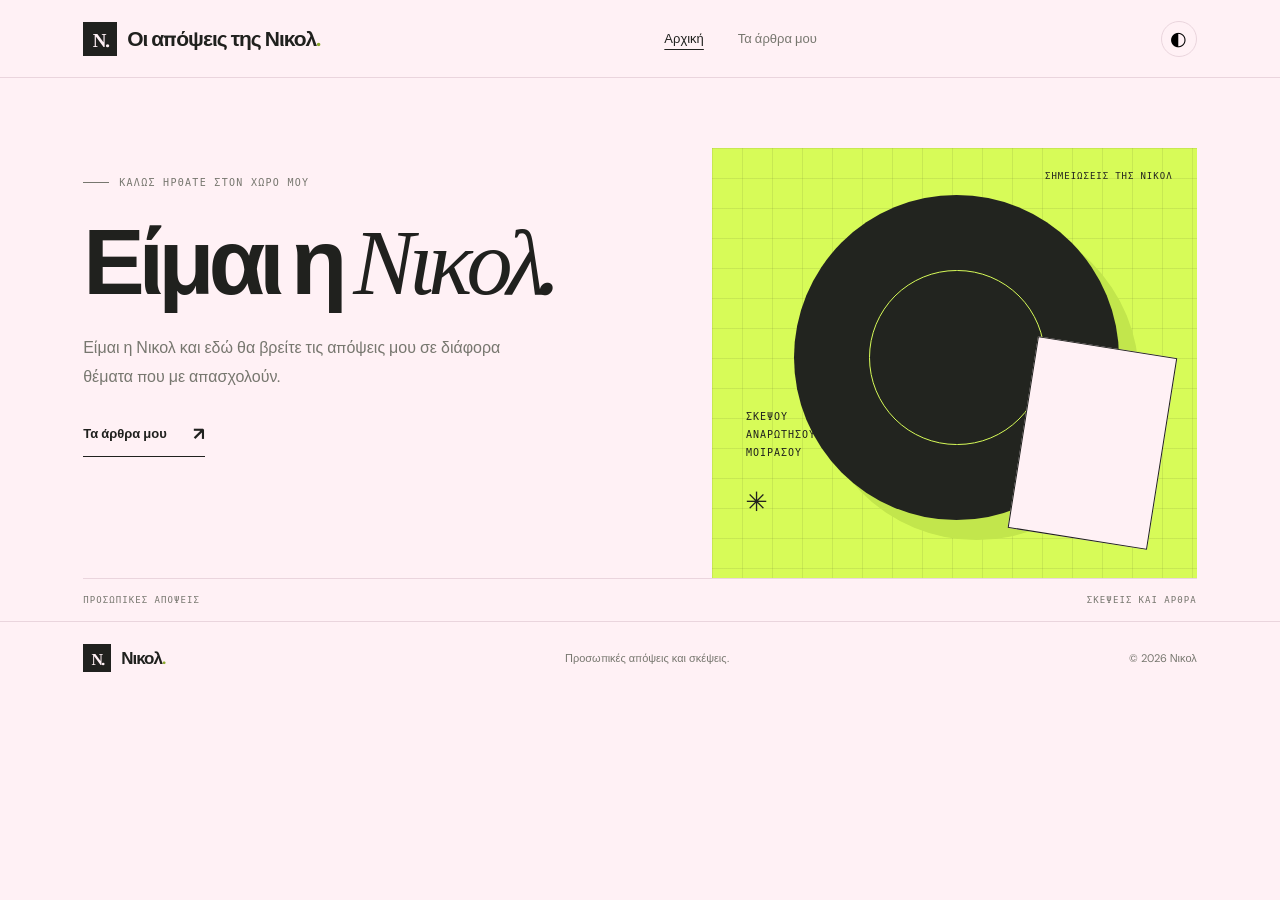
<file: index.html>
<!doctype html>
<html lang="el">
<head>
  <meta charset="utf-8">
  <meta name="viewport" content="width=device-width, initial-scale=1">
  <meta name="description" content="Είμαι η Νικολ και εδώ θα βρείτε τις απόψεις μου σε διάφορα θέματα που με απασχολούν.">
  <meta name="theme-color" content="#f5f3ee">
  <title>Οι απόψεις της Νικολ</title>
  <link rel="stylesheet" href="styles.css">
</head>
<body>
  <header class="site-header">
    <a class="brand" href="index.html" aria-label="Αρχική σελίδα"><span class="brand-mark">Ν.</span><span>Οι απόψεις της Νικολ<span class="brand-dot">.</span></span></a>
    <nav class="desktop-nav" aria-label="Κύρια πλοήγηση"><a href="index.html" aria-current="page">Αρχική</a><a href="articles.html">Τα άρθρα μου</a></nav>
    <div class="header-actions"><button class="icon-button" id="theme-toggle" aria-label="Εναλλαγή θέματος" title="Εναλλαγή θέματος">◐</button></div>
  </header>
  <main>
    <section class="hero personal-hero">
      <div class="hero-copy">
        <p class="eyebrow"><span class="eyebrow-line"></span> ΚΑΛΩΣ ΗΡΘΑΤΕ ΣΤΟΝ ΧΩΡΟ ΜΟΥ</p>
        <h1>Είμαι η <em>Νικολ.</em></h1>
        <p class="hero-intro">Είμαι η Νικολ και εδώ θα βρείτε τις απόψεις μου σε διάφορα θέματα που με απασχολούν.</p>
        <a class="primary-link" href="articles.html">Τα άρθρα μου <span>↗</span></a>
      </div>
      <div class="hero-art" aria-label="Αφηρημένη καλλιτεχνική σύνθεση"><div class="art-grid"></div><div class="art-circle"></div><div class="art-block"></div><div class="art-note">ΣΚΕΨΟΥ<br>ΑΝΑΡΩΤΗΣΟΥ<br>ΜΟΙΡΑΣΟΥ<span>✳</span></div><div class="art-index">ΣΗΜΕΙΩΣΕΙΣ ΤΗΣ ΝΙΚΟΛ</div></div>
      <div class="hero-bottom"><span>ΠΡΟΣΩΠΙΚΕΣ ΑΠΟΨΕΙΣ</span><span>ΣΚΕΨΕΙΣ ΚΑΙ ΑΡΘΡΑ</span></div>
    </section>
  </main>
  <footer class="site-footer"><a class="brand footer-brand" href="index.html"><span class="brand-mark">Ν.</span><span>Νικολ<span class="brand-dot">.</span></span></a><span>Προσωπικές απόψεις και σκέψεις.</span><span>© <span id="year"></span> Νικολ</span></footer>
  <script>document.getElementById("year").textContent=new Date().getFullYear();document.getElementById("theme-toggle").addEventListener("click",()=>{document.body.classList.toggle("dark");document.querySelector('meta[name="theme-color"]').content=document.body.classList.contains("dark")?"#1d1e1a":"#f5f3ee"});</script>
</body>
</html>
</file>
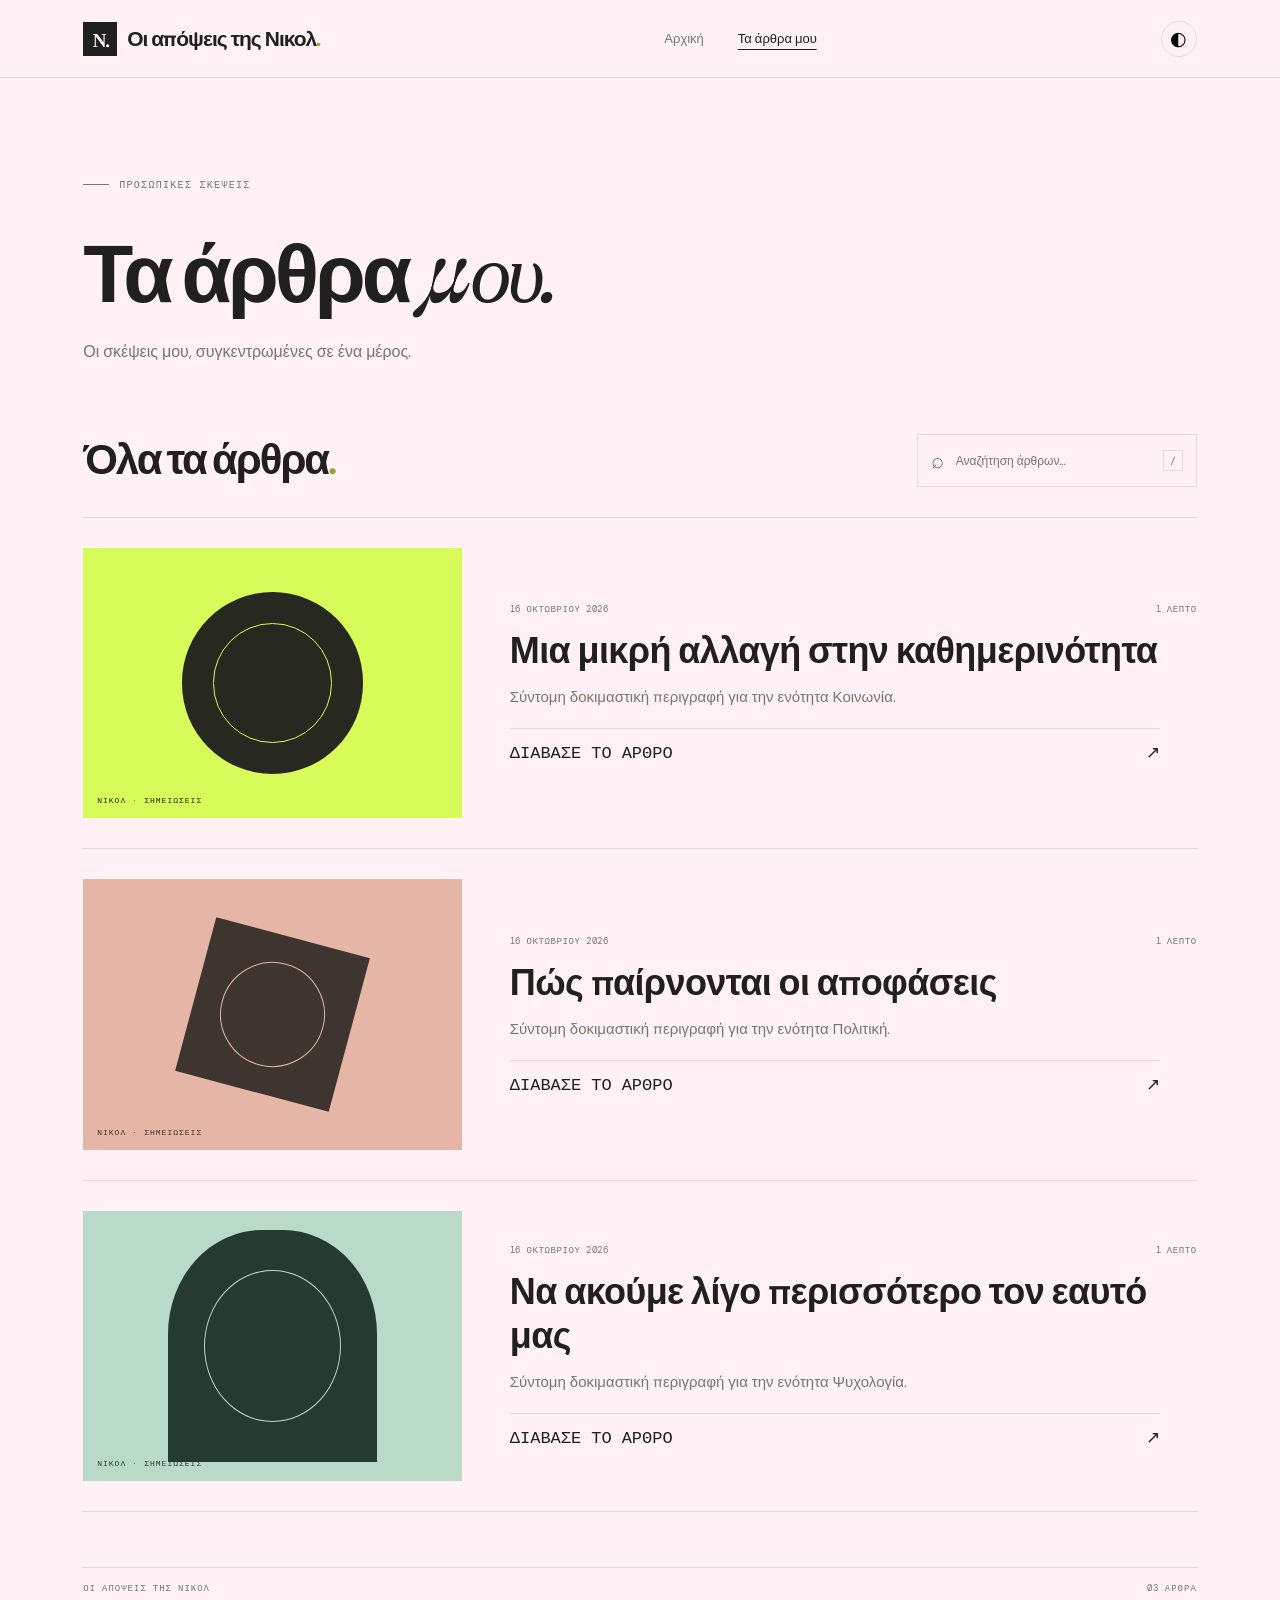
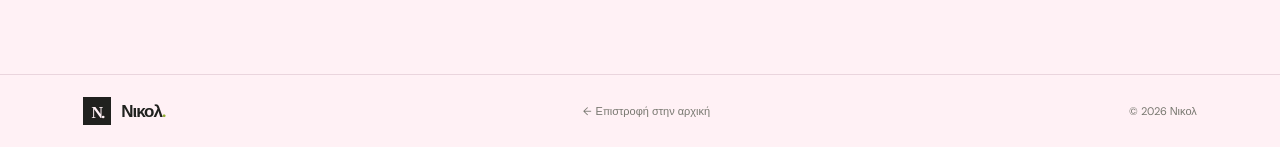
<file: articles.html>
<!doctype html>
<html lang="el">
<head>
  <meta charset="utf-8">
  <meta name="viewport" content="width=device-width, initial-scale=1">
  <meta name="description" content="Οι σκέψεις και τα άρθρα της Νικολ.">
  <meta name="theme-color" content="#f5f3ee">
  <title>Τα άρθρα μου — Νικολ</title>
  <link rel="stylesheet" href="styles.css">
  <script src="script.js" defer></script>
</head>
<body class="articles-page">
  <header class="site-header">
    <a class="brand" href="index.html" aria-label="Επιστροφή στην αρχική"><span class="brand-mark">Ν.</span><span>Οι απόψεις της Νικολ<span class="brand-dot">.</span></span></a>
    <nav class="desktop-nav" aria-label="Κύρια πλοήγηση"><a href="index.html">Αρχική</a><a href="articles.html" aria-current="page">Τα άρθρα μου</a></nav>
    <div class="header-actions"><button class="icon-button" id="theme-toggle" aria-label="Εναλλαγή θέματος" title="Εναλλαγή θέματος">◐</button></div>
  </header>
  <main>
    <section class="articles-intro section-wrap">
      <p class="eyebrow"><span class="eyebrow-line"></span> ΠΡΟΣΩΠΙΚΕΣ ΣΚΕΨΕΙΣ</p>
      <h1>Τα άρθρα <em>μου.</em></h1>
      <p class="articles-lead">Οι σκέψεις μου, συγκεντρωμένες σε ένα μέρος.</p>
      <div class="section-heading article-tools"><div><h2>Όλα τα άρθρα<span class="brand-dot">.</span></h2></div><label class="search-box"><span aria-hidden="true">⌕</span><input id="search" type="search" placeholder="Αναζήτηση άρθρων…" aria-label="Αναζήτηση άρθρων"><kbd>/</kbd></label></div>
      <div class="article-grid" id="article-grid" aria-live="polite"></div>
      <p class="empty-state" id="empty-state" hidden>Δεν βρέθηκαν άρθρα. Δοκίμασε άλλη αναζήτηση.</p>
      <div class="section-footer"><span>ΟΙ ΑΠΟΨΕΙΣ ΤΗΣ ΝΙΚΟΛ</span><span id="result-count">03 ΑΡΘΡΑ</span></div>
    </section>
  </main>
  <footer class="site-footer"><a class="brand footer-brand" href="index.html"><span class="brand-mark">Ν.</span><span>Νικολ<span class="brand-dot">.</span></span></a><a href="index.html">← Επιστροφή στην αρχική</a><span>© <span id="year"></span> Νικολ</span></footer>
</body>
</html>
</file>
<file: styles.css>
@import url('https://fonts.googleapis.com/css2?family=DM+Mono:wght@400;500&family=DM+Sans:wght@400;500;600;700&family=Playfair+Display:ital,wght@0,500;0,600;1,500;1,600&display=swap');
:root{--paper:#f5f3ee;--ink:#20211e;--muted:#77776f;--line:#d9d7cf;--accent:#d7fb58;--card:#eeece5;--serif:'Playfair Display',Georgia,serif;--sans:'DM Sans',Arial,sans-serif;--mono:'DM Mono',monospace}
*{box-sizing:border-box}html{scroll-behavior:smooth;scroll-padding-top:90px}body{margin:0;background:var(--paper);color:var(--ink);font-family:var(--sans);transition:background .2s,color .2s}a{color:inherit;text-decoration:none}button,input{font:inherit}.site-header{height:78px;padding:0 6.5%;display:flex;align-items:center;justify-content:space-between;border-bottom:1px solid var(--line);gap:24px}.brand{display:flex;align-items:center;gap:10px;font-size:21px;font-weight:700;letter-spacing:-1px}.brand-mark{display:grid;place-items:center;width:34px;height:34px;background:var(--ink);color:var(--paper);font-family:var(--serif);font-size:19px;letter-spacing:-2px}.brand-dot{color:#8caa2c}.desktop-nav{display:flex;gap:34px;font-size:13px;color:var(--muted)}.desktop-nav a:hover,.write-link:hover{color:var(--ink)}.header-actions{display:flex;align-items:center;gap:18px}.icon-button{border:1px solid var(--line);background:transparent;width:36px;height:36px;border-radius:50%;cursor:pointer;font-size:19px}.write-link{font-size:13px;font-weight:600}.write-link span{margin-left:8px}.hero{padding:70px 6.5% 0;display:grid;grid-template-columns:1fr .88fr;column-gap:7%;position:relative}.hero-copy{padding:28px 0 100px}.eyebrow{font:10px var(--mono);letter-spacing:1.3px;color:var(--muted);margin:0 0 22px;display:flex;align-items:center;gap:10px}.eyebrow-line{width:26px;height:1px;background:currentColor}.hero h1{font-size:clamp(56px,7.2vw,104px);line-height:.98;letter-spacing:-6px;margin:0 0 26px;font-weight:600}.hero h1 em,.manifesto h2 em{font-family:var(--serif);font-weight:500}.hero-intro{font-size:16px;line-height:1.8;color:var(--muted);max-width:450px;margin:0 0 30px}.primary-link{display:inline-flex;align-items:center;gap:26px;border-bottom:1px solid var(--ink);padding:0 0 10px;font-size:13px;font-weight:700}.primary-link span{font-size:18px}.hero-art{min-height:430px;align-self:center;position:relative;overflow:hidden;background:#d7fb58}.art-grid{position:absolute;inset:0;background-image:linear-gradient(#25271c16 1px,transparent 1px),linear-gradient(90deg,#25271c16 1px,transparent 1px);background-size:30px 30px}.art-circle{position:absolute;width:67%;aspect-ratio:1;border-radius:50%;background:#22241f;top:11%;left:17%;box-shadow:20px 20px 0 #c2e64c}.art-circle:after{content:"";position:absolute;inset:23%;border:1px solid #d7fb58;border-radius:50%}.art-block{position:absolute;width:29%;height:45%;right:7%;bottom:9%;background:#f5f3ee;transform:rotate(9deg);border:1px solid #20211e}.art-note{position:absolute;left:7%;bottom:11%;font:10px/1.8 var(--mono);letter-spacing:1px;color:#20211e}.art-note span{font-size:35px;display:block;margin-top:6px}.art-index{position:absolute;right:5%;top:5%;font:9px var(--mono);letter-spacing:1px}.hero-bottom{grid-column:1/-1;display:flex;justify-content:space-between;border-top:1px solid var(--line);padding:15px 0;font:9px var(--mono);letter-spacing:1.1px;color:var(--muted)}.section-wrap{padding:100px 6.5% 80px}.section-heading{display:flex;justify-content:space-between;align-items:end;gap:25px}.section-heading .eyebrow{margin-bottom:12px}.section-heading h2,.newsletter h2{font-size:clamp(32px,4vw,50px);letter-spacing:-2px;margin:0;font-weight:600}.search-box{display:flex;align-items:center;gap:10px;width:280px;padding:11px 13px;border:1px solid var(--line);color:var(--muted)}.search-box>span{font-size:22px}.search-box input{width:100%;min-width:0;border:0;outline:0;background:transparent;color:var(--ink);font-size:12px}.search-box kbd{font:10px var(--mono);border:1px solid var(--line);padding:3px 6px}.filter-row{display:flex;gap:9px;flex-wrap:wrap;margin:38px 0 26px;padding-bottom:18px;border-bottom:1px solid var(--line)}.filter{background:transparent;border:1px solid var(--line);border-radius:30px;padding:10px 15px;color:var(--muted);font-size:11px;cursor:pointer}.filter span{font:9px var(--mono);margin-left:7px}.filter.active,.filter:hover{background:var(--ink);border-color:var(--ink);color:var(--paper)}.article-grid{display:grid;grid-template-columns:repeat(3,minmax(0,1fr));gap:36px 22px}.article-card{min-width:0;cursor:pointer;display:flex;flex-direction:column}.article-visual{aspect-ratio:1.42;position:relative;overflow:hidden;background:var(--visual,#dedbd1);display:grid;place-items:center}.visual-shape{width:48%;aspect-ratio:1;border-radius:50%;background:var(--shape,#25261f);position:relative;transition:transform .35s}.article-card:hover .visual-shape{transform:scale(1.09) rotate(-6deg)}.visual-shape:after{content:"";position:absolute;inset:17%;border:1px solid var(--visual,#dedbd1);border-radius:50%}.article-card:nth-child(3n+2) .visual-shape{border-radius:0;transform:rotate(15deg);width:42%}.article-card:nth-child(3n) .visual-shape{border-radius:45% 45% 0 0;width:55%;aspect-ratio:.9}.visual-label{position:absolute;left:14px;bottom:13px;font:9px var(--mono);letter-spacing:1px;color:var(--shape,#25261f)}.card-meta{display:flex;justify-content:space-between;gap:10px;margin:18px 0 12px;font:9px var(--mono);letter-spacing:.6px;color:var(--muted)}.card-category{color:var(--ink)}.article-card h3{font-size:22px;line-height:1.25;letter-spacing:-.6px;margin:0 0 10px;font-weight:600}.article-card p{font-size:13px;line-height:1.7;color:var(--muted);margin:0 0 17px}.read-more{margin-top:auto;padding-top:12px;border-top:1px solid var(--line);font:10px var(--mono);display:flex;justify-content:space-between}.read-more span{font-size:17px}.empty-state{padding:45px 0;text-align:center;color:var(--muted)}.section-footer{margin-top:55px;padding-top:14px;border-top:1px solid var(--line);display:flex;justify-content:space-between;font:9px var(--mono);letter-spacing:1px;color:var(--muted)}.manifesto{background:#e8e6dd;padding:65px 9%;display:grid;grid-template-columns:.4fr 1fr 1fr;gap:40px;align-items:center}.manifesto-symbol{font:clamp(75px,12vw,150px) var(--serif);letter-spacing:-12px}.manifesto-symbol span{color:#8caa2c}.manifesto .eyebrow{margin-bottom:14px}.manifesto h2{font-size:clamp(30px,4vw,48px);line-height:1.15;letter-spacing:-1.7px;margin:0}.manifesto-text{font-size:14px;line-height:1.9;color:#66675f;max-width:370px}.newsletter{padding:80px 9%;display:flex;justify-content:space-between;align-items:center;gap:35px}.newsletter .eyebrow{margin-bottom:15px}.newsletter-right{max-width:370px}.newsletter-right p{font-size:14px;line-height:1.8;color:var(--muted);margin:0 0 22px}.newsletter-right small{display:block;font-size:10px;color:var(--muted);margin-top:15px}.site-footer{padding:22px 6.5%;border-top:1px solid var(--line);display:flex;align-items:center;justify-content:space-between;gap:20px;color:var(--muted);font-size:11px}.footer-brand{color:var(--ink);font-size:17px}.footer-brand .brand-mark{width:28px;height:28px;font-size:16px}
body.dark{--paper:#1d1e1a;--ink:#f0efe8;--muted:#a6a69b;--line:#3d3e37;--accent:#d7fb58;--card:#292a24}body.dark .brand-mark{background:var(--ink);color:var(--paper)}body.dark .art-block{background:#1d1e1a;border-color:#1d1e1a}body.dark .manifesto{background:#292a24}body.dark .manifesto-text{color:#b8b8ad}body.dark .filter.active,body.dark .filter:hover{background:var(--ink);color:var(--paper);border-color:var(--ink)}
@media(max-width:850px){.site-header{padding:0 5%;height:70px}.desktop-nav{gap:16px}.hero{padding:45px 5% 0;column-gap:4%}.hero h1{letter-spacing:-4px}.hero-art{min-height:340px}.section-wrap{padding:75px 5% 65px}.article-grid{grid-template-columns:repeat(2,minmax(0,1fr))}.manifesto{padding:55px 6%;grid-template-columns:.3fr 1fr;gap:25px}.manifesto-text{grid-column:2}.newsletter{padding:65px 6%}}
@media(max-width:600px){.site-header{height:auto;min-height:65px;padding-top:12px;padding-bottom:10px;flex-wrap:wrap;gap:12px}.brand{font-size:19px}.desktop-nav{display:flex;order:3;width:100%;justify-content:center;gap:clamp(16px,6vw,28px);padding-top:2px;font-size:12px}.header-actions{gap:12px;margin-left:auto}.write-link{font-size:12px}.hero{grid-template-columns:1fr;padding-top:28px}.hero-copy{padding:20px 0 35px}.hero h1{font-size:clamp(56px,15vw,82px);letter-spacing:-4px}.hero-intro{font-size:14px}.hero-art{min-height:300px}.hero-bottom{margin-top:22px;font-size:8px;gap:12px}.hero-bottom span:last-child{text-align:right}.section-wrap{padding-top:65px}.section-heading{align-items:stretch;flex-direction:column}.section-heading h2{font-size:35px}.search-box{width:100%}.filter-row{margin-top:25px;gap:7px}.filter{padding:9px 12px}.article-grid{grid-template-columns:1fr;gap:34px}.article-visual{aspect-ratio:1.5}.article-card h3{font-size:24px}.manifesto{grid-template-columns:1fr;gap:18px;padding:45px 7%}.manifesto-symbol{font-size:80px;line-height:.9}.manifesto-text{grid-column:auto;margin-top:0}.newsletter{align-items:flex-start;flex-direction:column;padding:55px 7%;gap:22px}.site-footer{flex-wrap:wrap;padding:20px 5%;font-size:10px}.site-footer>span:nth-child(2){display:none}}
@media(prefers-reduced-motion:reduce){*,*::before,*::after{scroll-behavior:auto!important;transition:none!important}}
/* Article cover images uploaded through the CMS */
.article-visual.has-cover .visual-shape,
.dialog-art.has-cover .visual-shape{display:none}
.article-cover{position:absolute;inset:0;width:100%;height:100%;object-fit:cover}
.article-visual.has-cover .visual-label,
.dialog-art.has-cover .visual-label{color:#fff;text-shadow:0 1px 5px #000}

/* Dedicated articles page */
.articles-intro{min-height:calc(100vh - 150px)}.articles-intro>h1{font-size:clamp(48px,7vw,82px);letter-spacing:-4px;margin:0 0 14px}.articles-intro>h1 em{font-family:var(--serif);font-weight:500}.articles-lead{font-size:16px;color:var(--muted);margin:0 0 70px}.article-tools{margin-bottom:28px}.article-tools h2{font-size:clamp(28px,3.5vw,42px)}.articles-page .article-grid{grid-template-columns:repeat(3,minmax(0,1fr))}@media(max-width:850px){.articles-page .article-grid{grid-template-columns:repeat(2,minmax(0,1fr))}}@media(max-width:600px){.articles-intro{padding-top:48px}.articles-intro>h1{font-size:55px;letter-spacing:-2px}.articles-lead{margin-bottom:48px}.articles-page .article-grid{grid-template-columns:1fr}}


/* Article list: one full-width article below another; no category labels or filters */
.articles-page .articles-intro{min-height:calc(100vh - 150px)}
.articles-page .article-tools{margin-bottom:30px}
.articles-page .article-grid{display:flex;flex-direction:column;gap:0}
.articles-page .article-card{display:grid;grid-template-columns:minmax(220px,34%) minmax(0,1fr);gap:clamp(22px,4vw,48px);align-items:center;padding:30px 0;border-bottom:1px solid var(--line)}
.articles-page .article-card:first-child{border-top:1px solid var(--line)}
.articles-page .article-visual{aspect-ratio:1.4;width:100%}
.articles-page .article-content{display:flex;flex-direction:column;min-width:0}
.articles-page .card-meta{margin:0 0 14px}
.articles-page .article-card h3{font-size:clamp(24px,3vw,36px);line-height:1.2;margin:0 0 12px}
.articles-page .article-card p{font-size:15px;line-height:1.8;max-width:650px}
.articles-page .read-more{max-width:650px}
.articles-page .visual-label{font-size:8px}
@media(max-width:600px){.articles-page .article-card{grid-template-columns:1fr;gap:20px;padding:24px 0}.articles-page .article-visual{aspect-ratio:1.6}.articles-page .article-card h3{font-size:26px}.articles-page .article-card p{font-size:14px}}


/* Soft light-pink site background */
:root{--paper:#fff1f5;--line:#ead5dd;--card:#f9e5ec}
body:not(.dark){background:var(--paper)}
body:not(.dark) .manifesto{background:#f8e2ea}
body:not(.dark) .art-block{background:#fff1f5}

/* Keep both navigation links visible; mark the current page without hiding it. */
.desktop-nav a{display:inline-block;visibility:visible;opacity:1}
.desktop-nav a[aria-current="page"]{color:var(--ink);text-decoration:underline;text-decoration-thickness:1px;text-underline-offset:6px}
</file>
